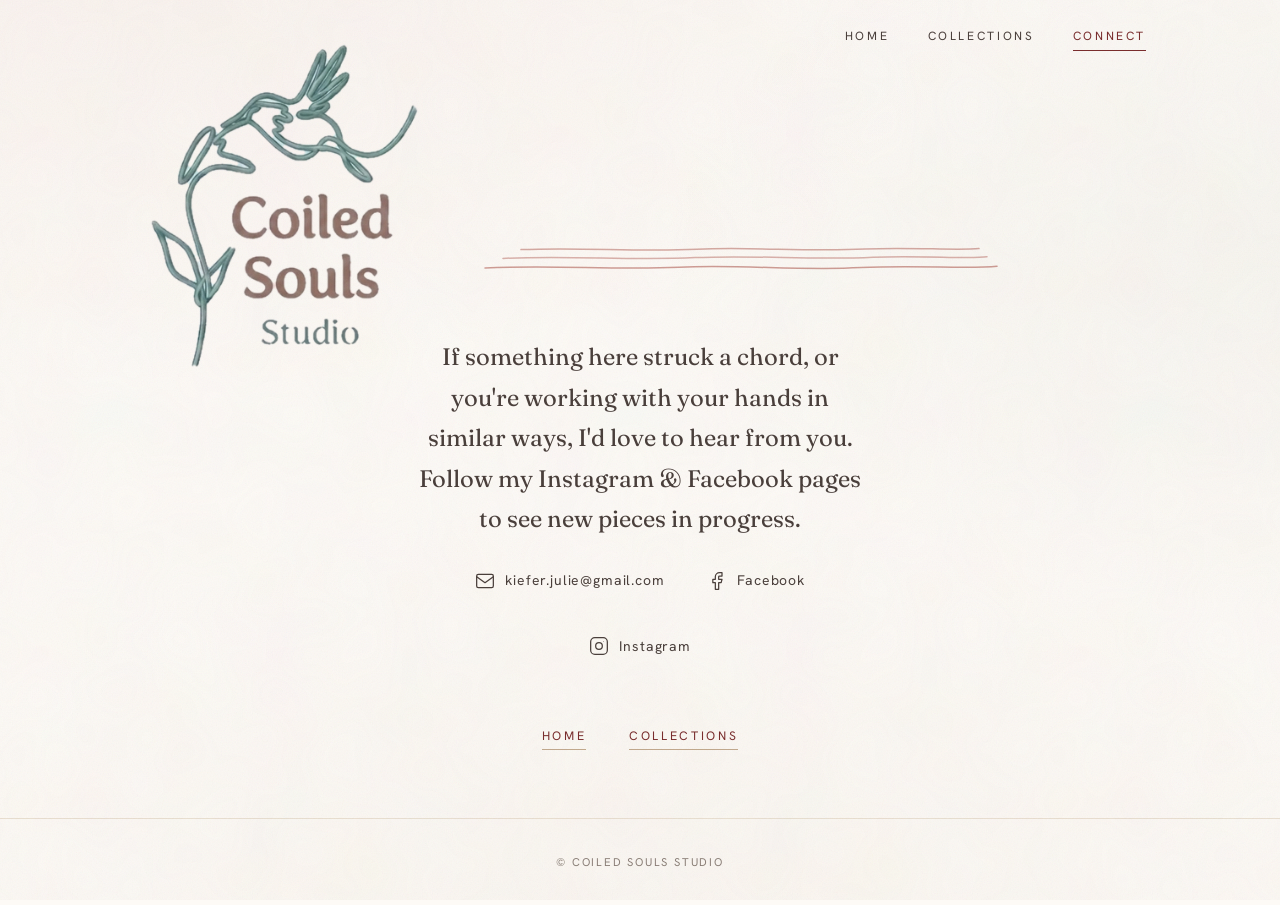
<file: connect.html>
<!DOCTYPE html>
<html lang="en">
<head>
  <meta charset="UTF-8" />
  <meta name="viewport" content="width=device-width, initial-scale=1.0" />
  <title>Connect — Coiled Souls Studio</title>
  <link rel="icon" type="image/png" href="favicon.png" />
  <link rel="preconnect" href="https://fonts.googleapis.com" />
  <link rel="preconnect" href="https://fonts.gstatic.com" crossorigin />
  <link href="https://fonts.googleapis.com/css2?family=Fraunces:ital,opsz,wght@0,9..144,400..600;1,9..144,400..500&family=Hanken+Grotesk:wght@400;500;600&display=swap" rel="stylesheet" />
  <link rel="stylesheet" href="style.css" />
</head>
<body>

    <header class="site-header">
    <a href="index.html"><img src="logo.png" alt="Coiled Souls Studio" class="brand-mark" /></a>
    <nav>
      <a href="index.html">Home</a>
      <a href="collections.html">Collections</a>
      <a href="connect.html" class="active">Connect</a>
    </nav>
  </header>
  <hr class="hairline" />

  <section class="connect-section">

    <p class="connect-intro">If something here struck a chord, or you're working with your hands in similar ways, I'd love to hear from you. Follow my Instagram &amp; Facebook pages to see new pieces in progress.</p>

    <div class="connect-links-row">

      <a href="mailto:kiefer.julie@gmail.com" class="connect-link">
        <svg viewBox="0 0 24 24"><rect x="2" y="4" width="20" height="16" rx="2"/><path d="M2 7l10 7 10-7"/></svg>
        kiefer.julie@gmail.com
      </a>

      <a href="https://www.facebook.com/coiledsoulsstudio" target="_blank" rel="noopener" class="connect-link">
        <svg viewBox="0 0 24 24"><path d="M18 2h-3a5 5 0 0 0-5 5v3H7v4h3v8h4v-8h3l1-4h-4V7a1 1 0 0 1 1-1h3z"/></svg>
        Facebook
      </a>

      <a href="https://www.instagram.com/coiledsoulsstudio/" target="_blank" rel="noopener" class="connect-link">
        <svg viewBox="0 0 24 24"><rect x="2" y="2" width="20" height="20" rx="5"/><circle cx="12" cy="12" r="4"/><circle cx="17.5" cy="6.5" r="0.5" fill="currentColor" stroke="none"/></svg>
        Instagram
      </a>

    </div>

  </section>

  <div class="page-links">
    <a href="index.html">Home</a>
    <a href="collections.html">Collections</a>
  </div>

  <footer>© Coiled Souls Studio</footer>

</body>
</html>
</file>
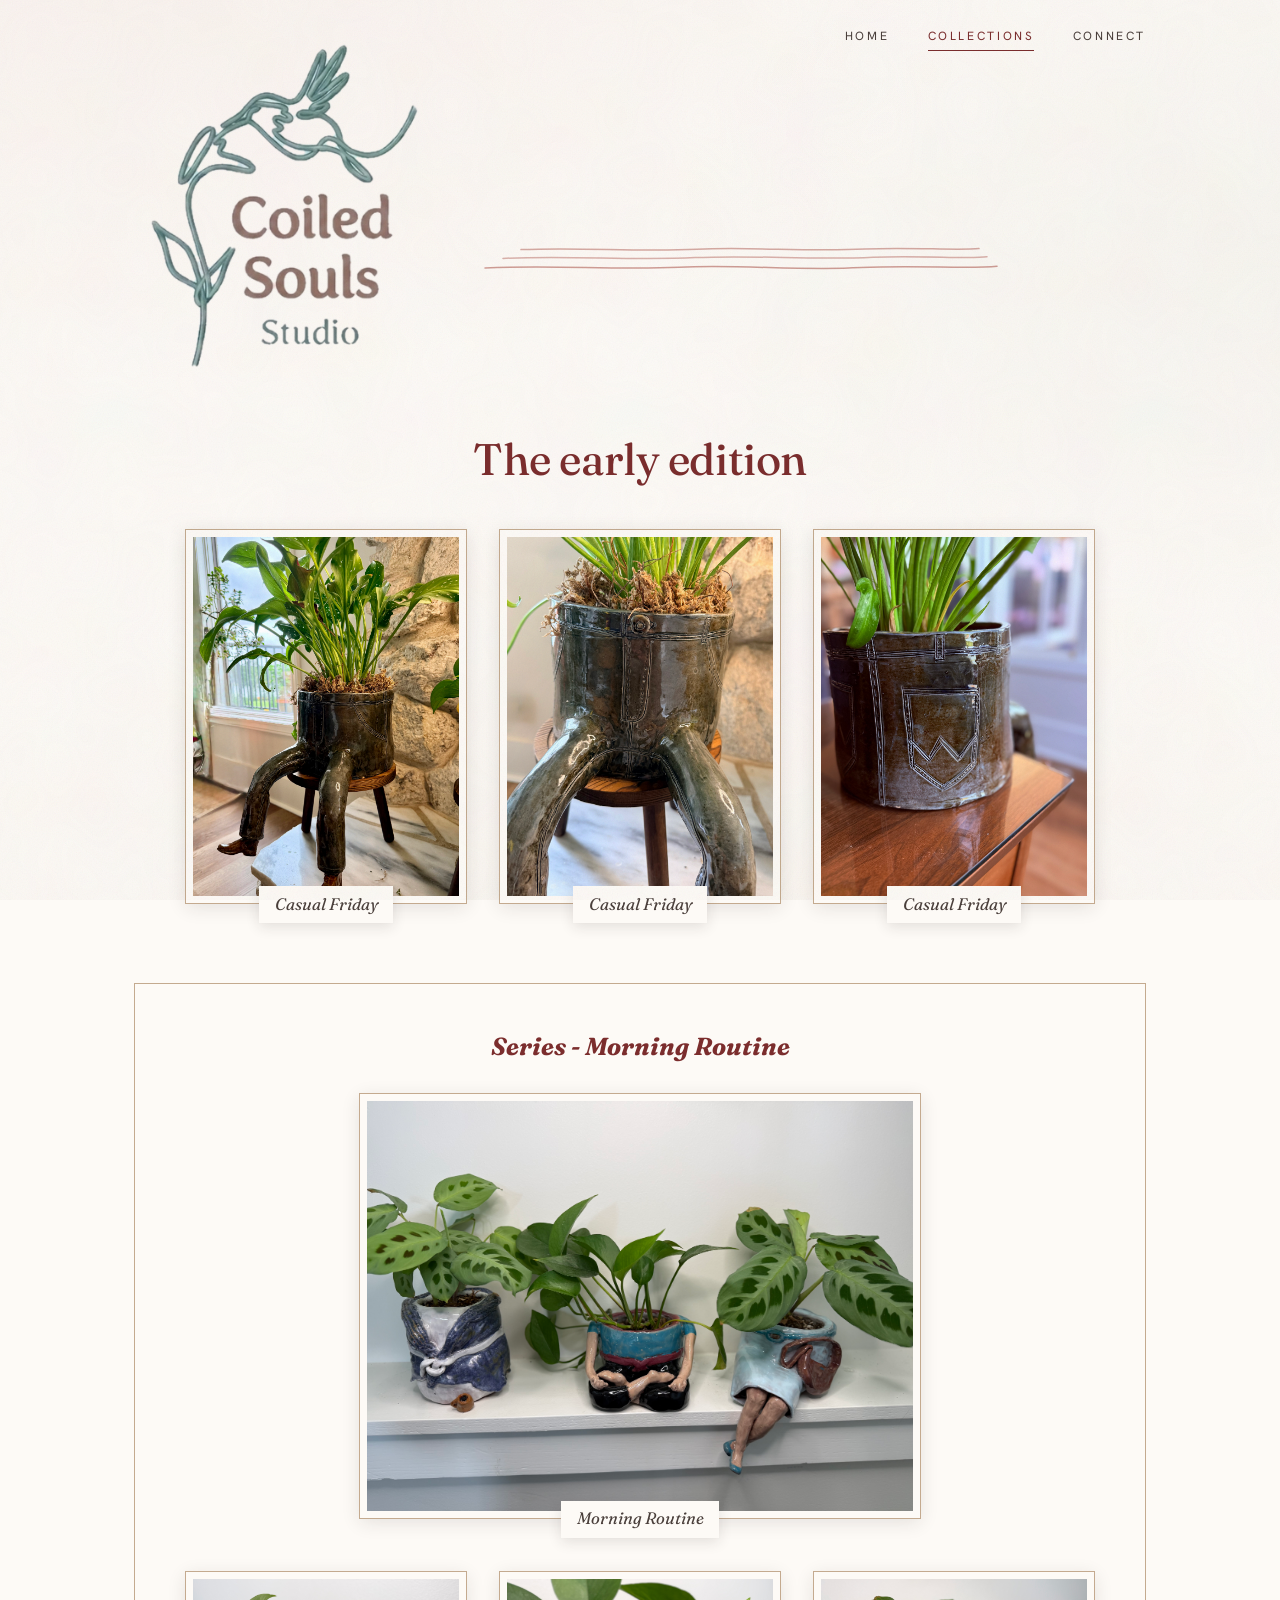
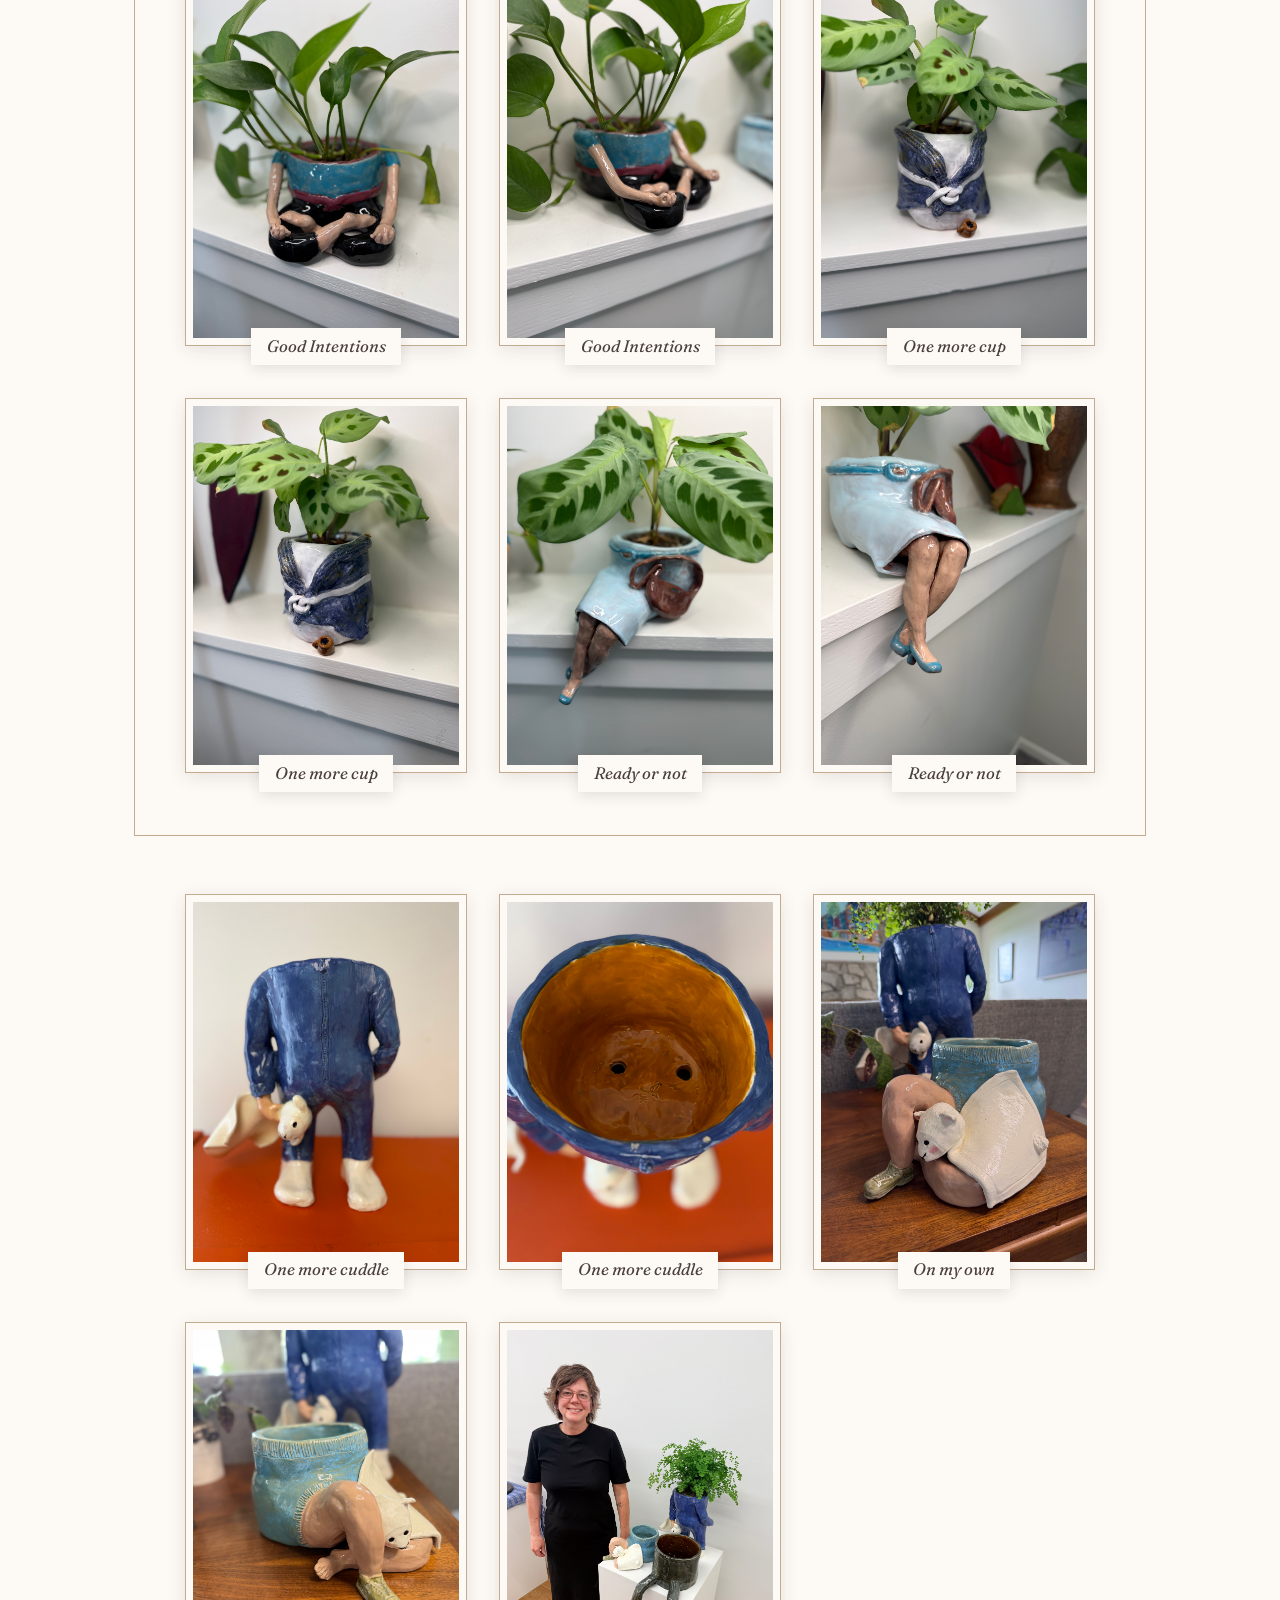
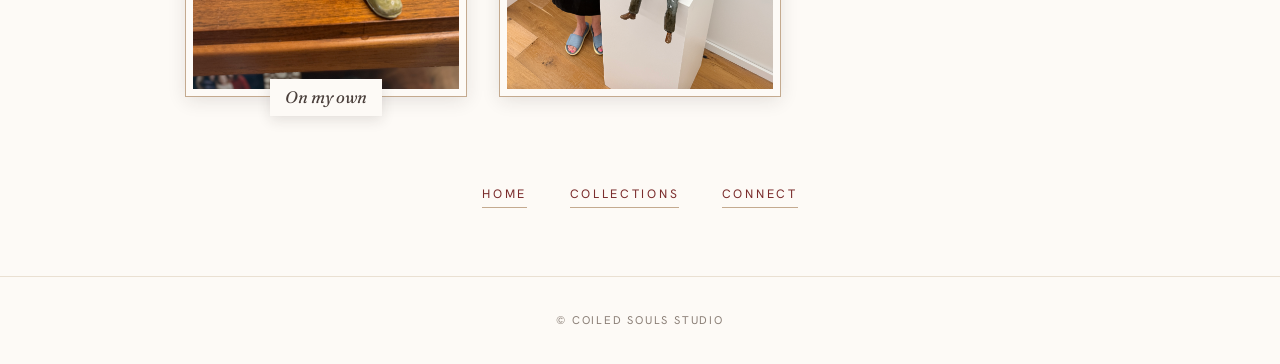
<file: early-edition.html>
<!DOCTYPE html>
<html lang="en">
<head>
  <meta charset="UTF-8" />
  <meta name="viewport" content="width=device-width, initial-scale=1.0" />
  <title>The early edition — Coiled Souls Studio</title>
  <link rel="icon" type="image/png" href="favicon.png" />
  <link rel="preconnect" href="https://fonts.googleapis.com" />
  <link rel="preconnect" href="https://fonts.gstatic.com" crossorigin />
  <link href="https://fonts.googleapis.com/css2?family=Fraunces:ital,opsz,wght@0,9..144,400..600;1,9..144,400..500&family=Hanken+Grotesk:wght@400;500;600&display=swap" rel="stylesheet" />
  <link rel="stylesheet" href="style.css" />
</head>
<body>

    <header class="site-header">
    <a href="index.html"><img src="logo.png" alt="Coiled Souls Studio" class="brand-mark" /></a>
    <nav>
      <a href="index.html">Home</a>
      <a href="collections.html" class="active">Collections</a>
      <a href="connect.html">Connect</a>
    </nav>
  </header>
  <hr class="hairline" />

  <section class="series-section">
    <h2 class="series-heading">The early edition</h2>

    <div class="series-grid">
      <div class="piece">
        <img src="Photos - website/Collection - Early Edition/Casual Friday.jpg" alt="Casual Friday" />
        <span class="piece-caption">Casual Friday</span>
      </div>
      <div class="piece">
        <img src="Photos - website/Collection - Early Edition/Casual Friday2.jpeg" alt="Casual Friday" />
        <span class="piece-caption">Casual Friday</span>
      </div>
      <div class="piece">
        <img src="Photos - website/Collection - Early Edition/Casual Friday3.jpg" alt="Casual Friday" />
        <span class="piece-caption">Casual Friday</span>
      </div>
    </div>

    <div class="series-group">
      <h3 class="series-subheading">Series - Morning Routine</h3>
      <div class="series-grid">
        <div class="piece piece--wide">
          <img src="Photos - website/Collection - Early Edition/Series - Morning Routine/Morning Routine.jpg" alt="Morning Routine" />
          <span class="piece-caption">Morning Routine</span>
        </div>
        <div class="piece">
          <img src="Photos - website/Collection - Early Edition/Series - Morning Routine/Good Intentions.jpg" alt="Good Intentions" />
          <span class="piece-caption">Good Intentions</span>
        </div>
        <div class="piece">
          <img src="Photos - website/Collection - Early Edition/Series - Morning Routine/Good Intentions2.jpg" alt="Good Intentions" />
          <span class="piece-caption">Good Intentions</span>
        </div>
        <div class="piece">
          <img src="Photos - website/Collection - Early Edition/Series - Morning Routine/One more cup.jpg" alt="One more cup" />
          <span class="piece-caption">One more cup</span>
        </div>
        <div class="piece">
          <img src="Photos - website/Collection - Early Edition/Series - Morning Routine/One more cup2.jpg" alt="One more cup" />
          <span class="piece-caption">One more cup</span>
        </div>
        <div class="piece">
          <img src="Photos - website/Collection - Early Edition/Series - Morning Routine/Ready or not.jpg" alt="Ready or not" />
          <span class="piece-caption">Ready or not</span>
        </div>
        <div class="piece">
          <img src="Photos - website/Collection - Early Edition/Series - Morning Routine/Ready or not2.jpg" alt="Ready or not" />
          <span class="piece-caption">Ready or not</span>
        </div>
      </div>
    </div>

    <div class="series-grid">
      <div class="piece">
        <img src="Photos - website/Collection - Early Edition/One more cuddle.jpg" alt="One more cuddle" />
        <span class="piece-caption">One more cuddle</span>
      </div>
      <div class="piece">
        <img src="Photos - website/Collection - Early Edition/One more cuddle2.jpg" alt="One more cuddle" />
        <span class="piece-caption">One more cuddle</span>
      </div>
      <div class="piece">
        <img src="Photos - website/Collection - Early Edition/On my own.jpg" alt="On my own" />
        <span class="piece-caption">On my own</span>
      </div>
      <div class="piece">
        <img src="Photos - website/Collection - Early Edition/On my own2.jpg" alt="On my own" />
        <span class="piece-caption">On my own</span>
      </div>
      <div class="piece">
        <img src="Photos - website/Collection - Early Edition/Do not caption do not frame.JPEG" alt="" />
      </div>
    </div>
  </section>

  <div class="page-links">
    <a href="index.html">Home</a>
    <a href="collections.html">Collections</a>
    <a href="connect.html">Connect</a>
  </div>

  <footer>© Coiled Souls Studio</footer>

</body>
</html>
</file>
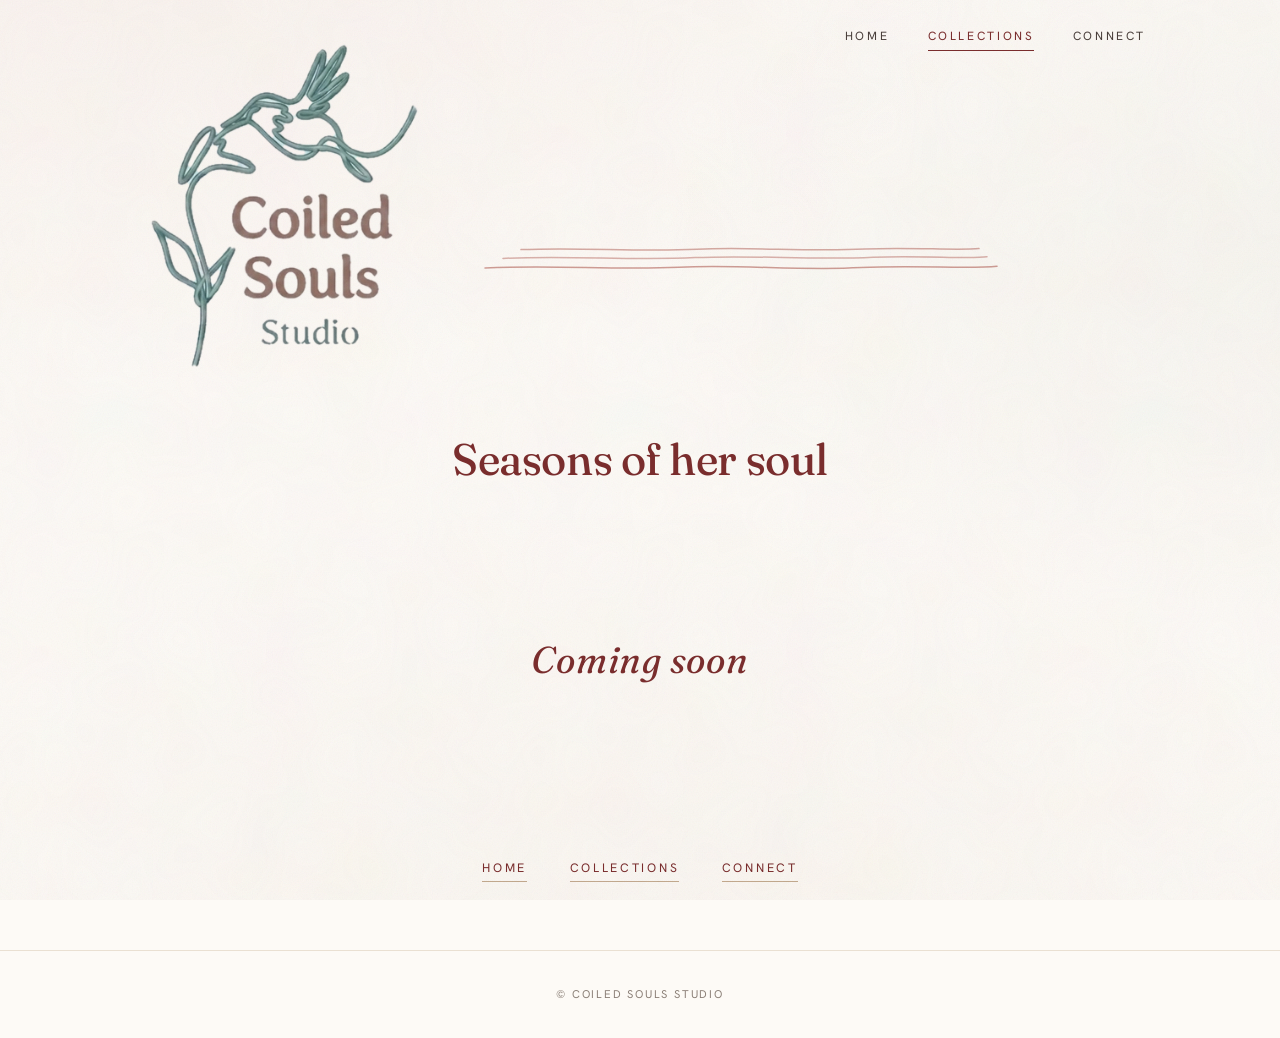
<file: seasons-of-her-soul.html>
<!DOCTYPE html>
<html lang="en">
<head>
  <meta charset="UTF-8" />
  <meta name="viewport" content="width=device-width, initial-scale=1.0" />
  <title>Seasons of her soul — Coiled Souls Studio</title>
  <link rel="icon" type="image/png" href="favicon.png" />
  <link rel="preconnect" href="https://fonts.googleapis.com" />
  <link rel="preconnect" href="https://fonts.gstatic.com" crossorigin />
  <link href="https://fonts.googleapis.com/css2?family=Fraunces:ital,opsz,wght@0,9..144,400..600;1,9..144,400..500&family=Hanken+Grotesk:wght@400;500;600&display=swap" rel="stylesheet" />
  <link rel="stylesheet" href="style.css" />
</head>
<body>

  <header class="site-header">
    <a href="index.html"><img src="logo.png" alt="Coiled Souls Studio" class="brand-mark" /></a>
    <nav>
      <a href="index.html">Home</a>
      <a href="collections.html" class="active">Collections</a>
      <a href="connect.html">Connect</a>
    </nav>
  </header>
  <hr class="hairline" />

  <section class="series-section">
    <h2 class="series-heading">Seasons of her soul</h2>
    <div class="series-coming-soon-block">
      <p class="series-coming-soon-text">Coming soon</p>
    </div>
  </section>

  <div class="page-links">
    <a href="index.html">Home</a>
    <a href="collections.html">Collections</a>
    <a href="connect.html">Connect</a>
  </div>

  <footer>© Coiled Souls Studio</footer>

</body>
</html>
</file>
<file: style.css>
*, *::before, *::after { box-sizing: border-box; margin: 0; padding: 0; }

/* ──────────────────────────────────────────────
   COILED SOUL STUDIO
   Palette: brand "Kiln & Terroir" (Peach / Rich
   Terracotta / Sage Moss / Oxblood) on warm neutrals.
   Type: Fraunces (crafted display serif) + Hanken
   Grotesk (warm humanist sans for body/UI).
   ────────────────────────────────────────────── */

:root {
  /* neutrals */
  --warm-white:   #FDFAF6;
  --linen:        #F2EBE1;
  --linen-deep:   #EAE0D2;
  --charcoal:     #2A2420;
  --charcoal-mid: #4A3F3B;
  --mid-gray:     #8C8078;
  --stone:        #C4AA8F;
  /* kiln & terroir */
  --peach:        #FFBE98;
  --terracotta:   #B05C52;
  --sage:         #6B7F5E;
  --oxblood:      #7B2D2D;

  --maxw: 1080px;
  --ease: cubic-bezier(0.22, 1, 0.36, 1);
}

html { scroll-behavior: smooth; overflow-x: clip; }

html, body {
  background-color: var(--warm-white);
  /* unevenly-fired clay: warm blooms drift across the page like a kiln flash */
  background-image:
    radial-gradient(120% 85% at 10% -5%,  rgba(176, 92, 82, 0.045), transparent 58%),
    radial-gradient(95% 75% at 102% 28%,  rgba(107, 127, 94, 0.038), transparent 55%),
    radial-gradient(110% 95% at 50% 112%, rgba(196, 170, 143, 0.06), transparent 60%);
  background-attachment: fixed;
  color: var(--charcoal);
  font-family: 'Hanken Grotesk', system-ui, Arial, sans-serif;
  font-weight: 400;
  font-size: 17px;
  line-height: 1.65;
  min-height: 100%;
  -webkit-font-smoothing: antialiased;
  text-rendering: optimizeLegibility;
}

/* fine paper/clay grain pressed over everything — the tooth of handmade stock */
body::before {
  content: "";
  position: fixed;
  inset: 0;
  z-index: 9999;
  pointer-events: none;
  opacity: 0.07;
  mix-blend-mode: multiply;
  background-image: url("data:image/svg+xml,%3Csvg xmlns='http://www.w3.org/2000/svg' width='180' height='180'%3E%3Cfilter id='n'%3E%3CfeTurbulence type='fractalNoise' baseFrequency='0.8' numOctaves='3' stitchTiles='stitch'/%3E%3C/filter%3E%3Crect width='100%25' height='100%25' filter='url(%23n)'/%3E%3C/svg%3E");
}

/* coarser cloud-mottle — the soft unevenness of a hand-pulled sheet */
body::after {
  content: "";
  position: fixed;
  inset: 0;
  z-index: 9998;
  pointer-events: none;
  opacity: 0.04;
  mix-blend-mode: multiply;
  background-image: url("data:image/svg+xml,%3Csvg xmlns='http://www.w3.org/2000/svg' width='520' height='520'%3E%3Cfilter id='m'%3E%3CfeTurbulence type='fractalNoise' baseFrequency='0.012' numOctaves='2' stitchTiles='stitch'/%3E%3C/filter%3E%3Crect width='100%25' height='100%25' filter='url(%23m)'/%3E%3C/svg%3E");
}

a { color: inherit; text-decoration: none; }

img { display: block; max-width: 100%; }

/* matte-board photo treatment, used everywhere */
.framed {
  border: 7px solid var(--warm-white);
  outline: 1px solid var(--stone);
  box-shadow: 0 6px 26px rgba(42, 36, 32, 0.14);
}

/* ── NAV ───────────────────────────────────── */
.site-header {
  display: flex;
  align-items: flex-start;
  justify-content: space-between;
  gap: 1.5rem;
  max-width: var(--maxw);
  margin: 0 auto;
  padding: 1.6rem 2rem;
  position: relative;
}

/* logo keeps its size but overhangs below the header so the rule sits high */
.site-header .brand-mark {
  width: clamp(200px, 24vw, 300px);
  margin-bottom: -150px;
  position: relative;
  z-index: 5;
}

nav {
  display: flex;
  gap: 2.25rem;
}

nav a {
  font-size: 0.7rem;
  letter-spacing: 0.22em;
  text-transform: uppercase;
  color: var(--charcoal-mid);
  padding-bottom: 3px;
  border-bottom: 1.5px solid transparent;
  transition: color 0.2s var(--ease), border-color 0.2s var(--ease);
}

nav a:hover { color: var(--oxblood); }
nav a.active { color: var(--oxblood); border-bottom-color: var(--oxblood); }

/* hand-drawn ink rule — three wobbling strokes pulled by hand, not a ruler */
.hairline {
  height: 30px;
  border: 0;
  margin: -17px auto clamp(2.5rem, 5vw, 4rem);
  max-width: var(--maxw);
  background-repeat: no-repeat;
  background-position: 68% center;
  background-size: clamp(220px, 46vw, 520px) 30px;
  background-image: url("data:image/svg+xml,%3Csvg xmlns='http://www.w3.org/2000/svg' viewBox='0 0 520 30' preserveAspectRatio='none'%3E%3Cg fill='none' stroke='%23B05C52' stroke-width='1.5' stroke-linecap='round'%3E%3Cpath d='M40 6.6 C100 4 156 9 216 6.2 C272 3.8 326 8.8 384 6 C430 4 474 7.6 498 5.6' opacity='0.5'/%3E%3Cpath d='M22 15.4 C90 12.2 150 17.8 214 14.6 C276 11.8 332 17.4 392 14.2 C440 12.2 488 16.2 506 13.8' opacity='0.45'/%3E%3Cpath d='M4 25 C70 21.4 132 27.2 198 24.2 C262 21.3 318 28 380 24.6 C436 21.6 486 26.4 516 23.2' opacity='0.58'/%3E%3C/g%3E%3C/svg%3E");
}

/* ── HERO (home) ───────────────────────────── */
.hero {
  display: grid;
  grid-template-columns: 1fr 1.05fr;
  gap: clamp(2rem, 5vw, 4.5rem);
  align-items: center;
  max-width: var(--maxw);
  margin: 0 auto clamp(2.5rem, 6vw, 4.5rem);
  padding: 0 2rem;
}

.hero-copy { max-width: 30ch; }

.hero-title {
  font-family: 'Fraunces', Georgia, serif;
  font-optical-sizing: auto;
  font-weight: 430;
  font-size: clamp(2.2rem, 5vw, 3.4rem);
  line-height: 1.04;
  letter-spacing: -0.015em;
  color: var(--charcoal);
}

.hero-title em {
  font-style: italic;
  font-weight: 400;
  color: var(--terracotta);
}

.hero-sub {
  margin-top: 1.5rem;
  font-size: 1.08rem;
  line-height: 1.7;
  color: var(--charcoal-mid);
}

.hero-cta {
  display: inline-block;
  margin-top: 2rem;
  font-size: 0.72rem;
  letter-spacing: 0.2em;
  text-transform: uppercase;
  color: var(--warm-white);
  background: var(--oxblood);
  padding: 0.85rem 1.6rem;
  border-radius: 1px;
  transition: background 0.2s var(--ease), transform 0.2s var(--ease);
}

.hero-cta:hover { background: var(--terracotta); transform: translateY(-1px); }

.hero-media { position: relative; }

.hero-media img {
  width: 100%;
  aspect-ratio: 4/5;
  object-fit: cover;
}

/* small ceramic-stamp badge overlapping the hero image */
.hero-media::after {
  content: "Hand-built · one of a kind";
  position: absolute;
  left: -14px;
  bottom: 26px;
  background: var(--warm-white);
  color: var(--charcoal-mid);
  font-size: 0.62rem;
  letter-spacing: 0.16em;
  text-transform: uppercase;
  padding: 0.6rem 0.9rem;
  box-shadow: 0 4px 16px rgba(42, 36, 32, 0.16);
}

/* ── STORY ─────────────────────────────────── */
.story {
  max-width: 660px;
  margin: 0 auto;
  padding: 0 2rem;
  color: var(--charcoal-mid);
}

.story p { font-size: 1.06rem; line-height: 1.8; }
.story p + p { margin-top: 1.2em; }

.story p:first-of-type::first-letter {
  font-family: 'Fraunces', Georgia, serif;
  font-weight: 500;
  float: left;
  font-size: 3.5rem;
  line-height: 0.82;
  padding: 0.06em 0.12em 0 0;
  color: var(--terracotta);
}

.story .signoff {
  font-family: 'Fraunces', Georgia, serif;
  font-style: normal;
  font-size: clamp(2.2rem, 5vw, 3.4rem);
  line-height: 1.12;
  color: var(--terracotta);
  margin-top: 0.7em;
}

/* ── SECTION LABELS ────────────────────────── */
.section-label {
  text-align: center;
  font-size: 0.72rem;
  letter-spacing: 0.26em;
  text-transform: uppercase;
  color: var(--terracotta);
  margin-top: 3rem;
  margin-bottom: 2rem;
}

/* ── SERIES PREVIEW + INDEX ────────────────── */
.series-index,
.series-preview {
  display: grid;
  grid-template-columns: repeat(auto-fit, minmax(230px, 1fr));
  gap: clamp(1.5rem, 4vw, 2.5rem);
  max-width: var(--maxw);
  margin: 0 auto 4rem;
  padding: 0 2rem;
}

/* inner pages have no hero to absorb the overhanging logo — clear it */
.series-index { margin-top: 150px; }

/* a SERIES within a collection — a group of works shown together,
   wrapped in a border that surrounds the whole series */
.series-group {
  border: 1px solid var(--stone);
  padding: clamp(1.5rem, 4vw, 2.5rem) clamp(1.25rem, 3vw, 2rem);
  margin-bottom: clamp(2rem, 5vw, 3.5rem);
}
.series-group:last-child { margin-bottom: 0; }

.series-subheading {
  text-align: center;
  font-family: 'Fraunces', Georgia, serif;
  font-style: italic;
  font-size: 1.45rem;
  color: var(--oxblood);
  margin-bottom: 1.6rem;
}

/* caption/dedication for a bordered group */
.group-caption {
  text-align: center;
  font-family: 'Fraunces', Georgia, serif;
  font-style: italic;
  font-size: 1.1rem;
  color: var(--oxblood);
  margin-top: 1.5rem;
}

/* small availability note, sits below a caption (smaller than the caption) */
.piece-status {
  display: block;
  text-align: center;
  font-size: 0.62rem;
  letter-spacing: 0.14em;
  text-transform: uppercase;
  color: var(--mid-gray);
  margin-top: 0.4rem;
}

/* individual pieces in a collection that are NOT part of a series:
   a plain grid, no surrounding border */
.series-section > .series-grid { margin-bottom: clamp(2rem, 5vw, 3.5rem); }
.series-section > .series-grid:last-child { margin-bottom: 0; }

.series-card {
  display: flex;
  flex-direction: column;
  align-items: center;
  gap: 0;
}

.series-card img {
  width: 100%;
  aspect-ratio: 3/4;
  object-fit: cover;
  border: 7px solid var(--warm-white);
  outline: 1px solid var(--stone);
  box-shadow: 0 4px 18px rgba(42, 36, 32, 0.12);
  transition: box-shadow 0.25s var(--ease), transform 0.25s var(--ease);
}

.series-card a:hover img {
  box-shadow: 0 10px 30px rgba(42, 36, 32, 0.2);
  transform: translateY(-3px);
}

/* caption rides up over the photo's lower edge on a little paper chip */
.series-card-title {
  font-family: 'Fraunces', Georgia, serif;
  font-style: italic;
  font-size: 1.2rem;
  color: var(--oxblood);
  letter-spacing: 0.01em;
  position: relative;
  z-index: 2;
  margin-top: -1.15rem;
  align-self: center;
  background: var(--warm-white);
  padding: 0.3rem 0.95rem;
  box-shadow: 0 4px 14px rgba(42, 36, 32, 0.12);
  transition: color 0.2s var(--ease);
}

.series-card-title:hover { color: var(--charcoal); }

.series-card-coming-soon {
  width: 100%;
  aspect-ratio: 3/4;
  border: 7px solid var(--warm-white);
  outline: 1px solid var(--stone);
  box-shadow: 0 4px 18px rgba(42, 36, 32, 0.12);
  display: flex;
  align-items: center;
  justify-content: center;
  font-family: 'Fraunces', Georgia, serif;
  font-style: italic;
  font-size: 1.4rem;
  color: var(--oxblood);
  background: var(--warm-white);
  letter-spacing: 0.02em;
}

.series-coming-soon-block {
  display: flex;
  align-items: center;
  justify-content: center;
  min-height: 260px;
}

.series-coming-soon-text {
  font-family: 'Fraunces', Georgia, serif;
  font-style: italic;
  font-size: clamp(1.6rem, 4vw, 2.2rem);
  color: var(--oxblood);
  letter-spacing: 0.02em;
  text-align: center;
}

/* ── SERIES DETAIL ─────────────────────────── */
.series-heading {
  text-align: center;
  font-family: 'Fraunces', Georgia, serif;
  font-weight: 450;
  font-size: clamp(1.9rem, 4.5vw, 2.6rem);
  letter-spacing: -0.01em;
  color: var(--oxblood);
  margin-bottom: 2rem;
}

.series-section {
  max-width: var(--maxw);
  margin: 150px auto 0;
  padding: 0 2rem 4rem;
}

.series-grid {
  display: grid;
  grid-template-columns: repeat(auto-fit, minmax(220px, 280px));
  justify-content: center;
  gap: 2rem;
}

.piece {
  display: flex;
  flex-direction: column;
  align-items: center;
  gap: 0;
}

.piece--wide {
  grid-column: 1 / -1;
  max-width: 560px;
  margin: 0 auto;
}
.piece--wide img {
  aspect-ratio: auto !important;
  object-fit: contain !important;
}

.piece img {
  width: 100%;
  aspect-ratio: 3/4;
  object-fit: cover;
  border: 7px solid var(--warm-white);
  outline: 1px solid var(--stone);
  box-shadow: 0 4px 18px rgba(42, 36, 32, 0.12);
}

.piece-caption {
  font-family: 'Fraunces', Georgia, serif;
  font-style: italic;
  font-size: 0.98rem;
  color: var(--charcoal-mid);
  position: relative;
  z-index: 2;
  margin-top: -1rem;
  background: var(--warm-white);
  padding: 0.28rem 0.9rem;
  box-shadow: 0 4px 14px rgba(42, 36, 32, 0.12);
}

/* series prose (e.g. Blue Heron) */
.series-prose-grid {
  display: grid;
  grid-template-columns: 0.9fr 1.1fr;
  gap: clamp(2rem, 5vw, 3.5rem);
  align-items: start;
}

.series-prose-grid .piece img { aspect-ratio: 3/4; }

.series-prose-grid .series-prose { margin-top: 1.75rem; }

.series-prose {
  font-size: 1.04rem;
  line-height: 1.8;
  color: var(--charcoal-mid);
}

.series-prose p + p { margin-top: 1.1em; }
.series-prose em { font-family: 'Fraunces', Georgia, serif; font-style: italic; color: var(--oxblood); }

/* ── PAGE LINKS / BACK ─────────────────────── */
.page-links {
  display: flex;
  justify-content: center;
  gap: 2.5rem;
  padding-bottom: 4rem;
}

.page-links a {
  font-size: 0.72rem;
  letter-spacing: 0.22em;
  text-transform: uppercase;
  color: var(--oxblood);
  border-bottom: 1px solid var(--stone);
  padding-bottom: 3px;
  transition: color 0.2s var(--ease), border-color 0.2s var(--ease);
}

.page-links a:hover { color: var(--charcoal); border-bottom-color: var(--charcoal); }

/* ── CONNECT ───────────────────────────────── */
.connect-section {
  max-width: 520px;
  margin: 0 auto;
  padding: 0 2rem 4rem;
  text-align: center;
  display: flex;
  flex-direction: column;
  align-items: center;
  gap: 1.75rem;
}

.connect-intro {
  font-family: 'Fraunces', Georgia, serif;
  font-style: normal;
  font-size: clamp(1.15rem, 2.4vw, 1.4rem);
  line-height: 1.7;
  color: var(--charcoal-mid);
}

.connect-links-row {
  display: flex;
  flex-wrap: wrap;
  justify-content: center;
  gap: 2.5rem;
}

.connect-link {
  display: flex;
  align-items: center;
  gap: 0.6rem;
  font-size: 0.82rem;
  letter-spacing: 0.06em;
  color: var(--charcoal-mid);
  transition: color 0.2s var(--ease);
}

.connect-link:hover { color: var(--oxblood); }

.connect-link svg {
  width: 20px;
  height: 20px;
  flex-shrink: 0;
  stroke: currentColor;
  fill: none;
  stroke-width: 1.5;
  stroke-linecap: round;
  stroke-linejoin: round;
}

/* ── FOOTER ────────────────────────────────── */
footer {
  text-align: center;
  padding: 2rem 1.5rem;
  font-size: 0.66rem;
  letter-spacing: 0.16em;
  text-transform: uppercase;
  color: var(--mid-gray);
  border-top: 1px solid var(--linen-deep);
}

/* ── RESPONSIVE ────────────────────────────── */
@media (max-width: 760px) {
  .site-header { flex-direction: column; align-items: center; gap: 1.1rem; padding: 1.3rem 1.5rem; }
  .site-header .brand-mark { margin-bottom: 0; }
  .hairline { background-position: center; }
  .series-index, .series-section { margin-top: 2rem; }
  .hero { grid-template-columns: 1fr; gap: 2rem; }
  .hero-copy { max-width: none; }
  .hero-media { order: -1; }
  .hero-media::after { left: 8px; }
  .series-prose-grid { grid-template-columns: 1fr; }
}
</file>
